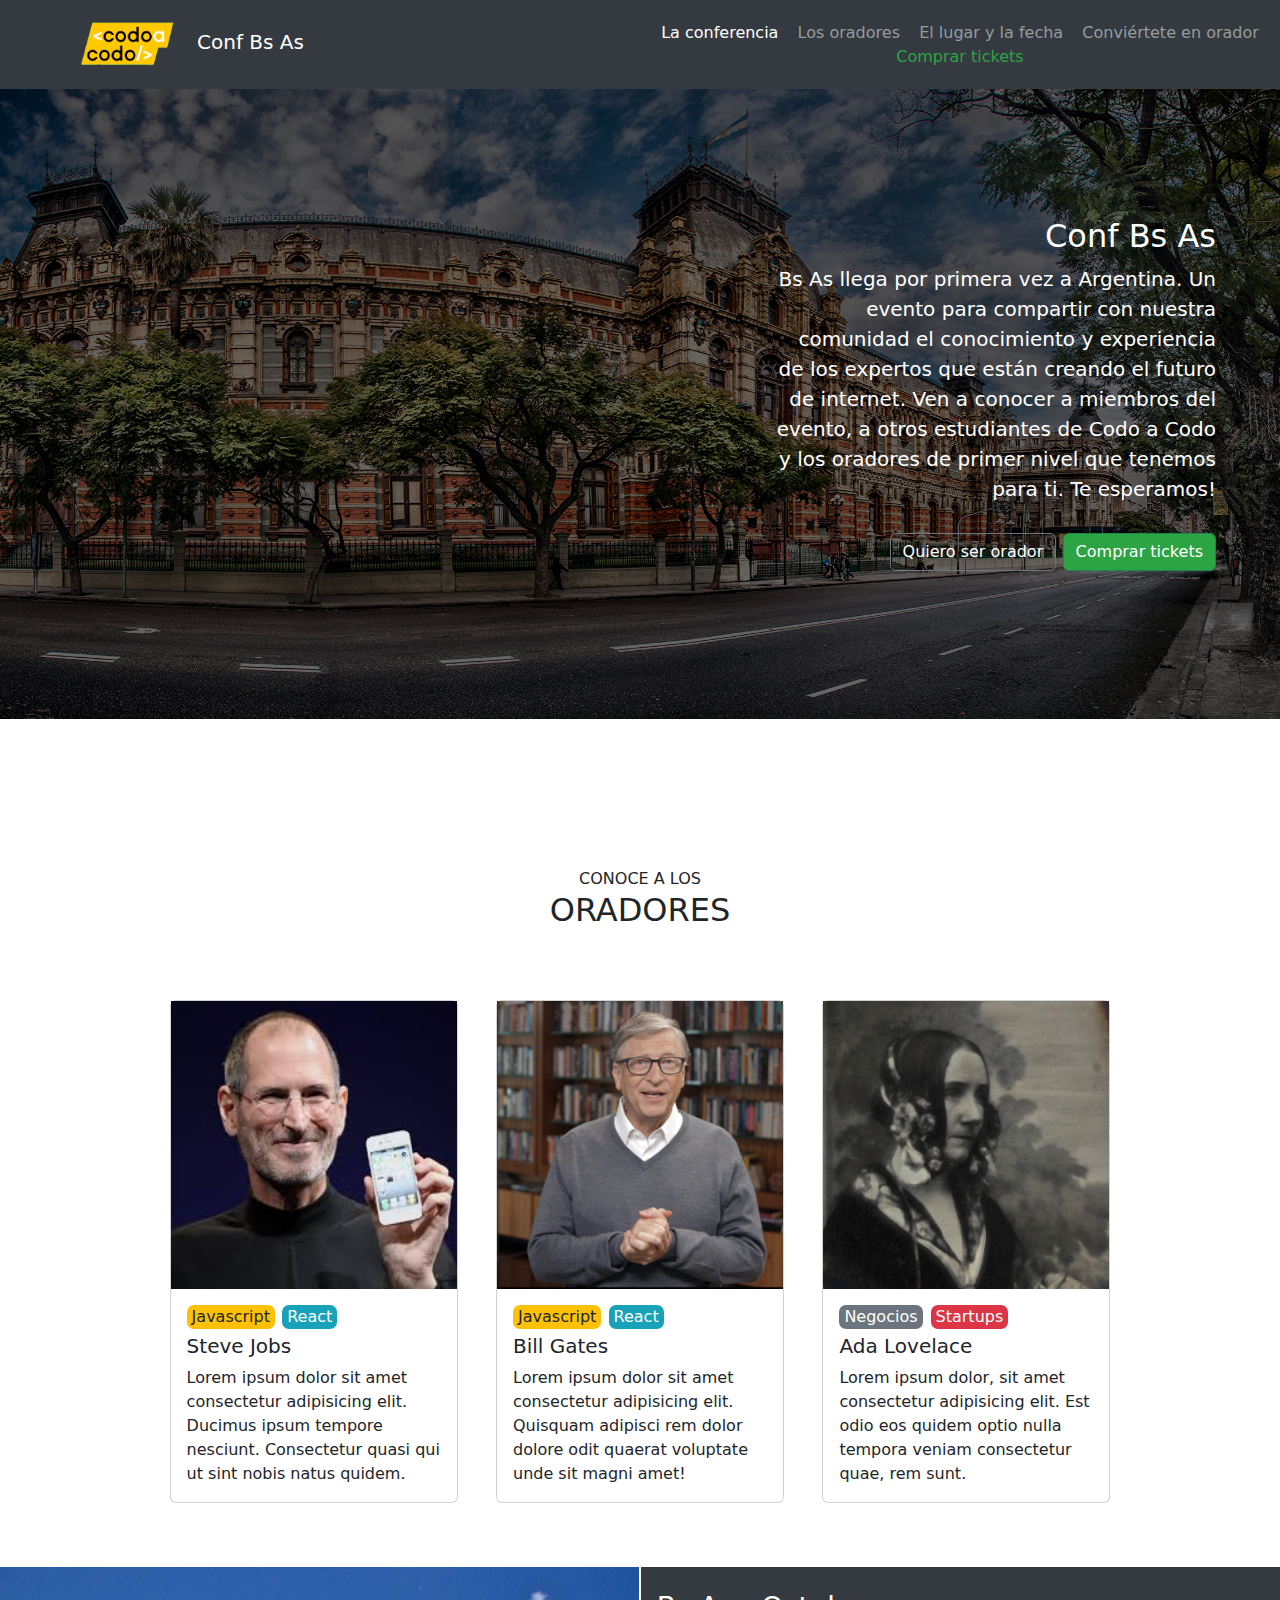
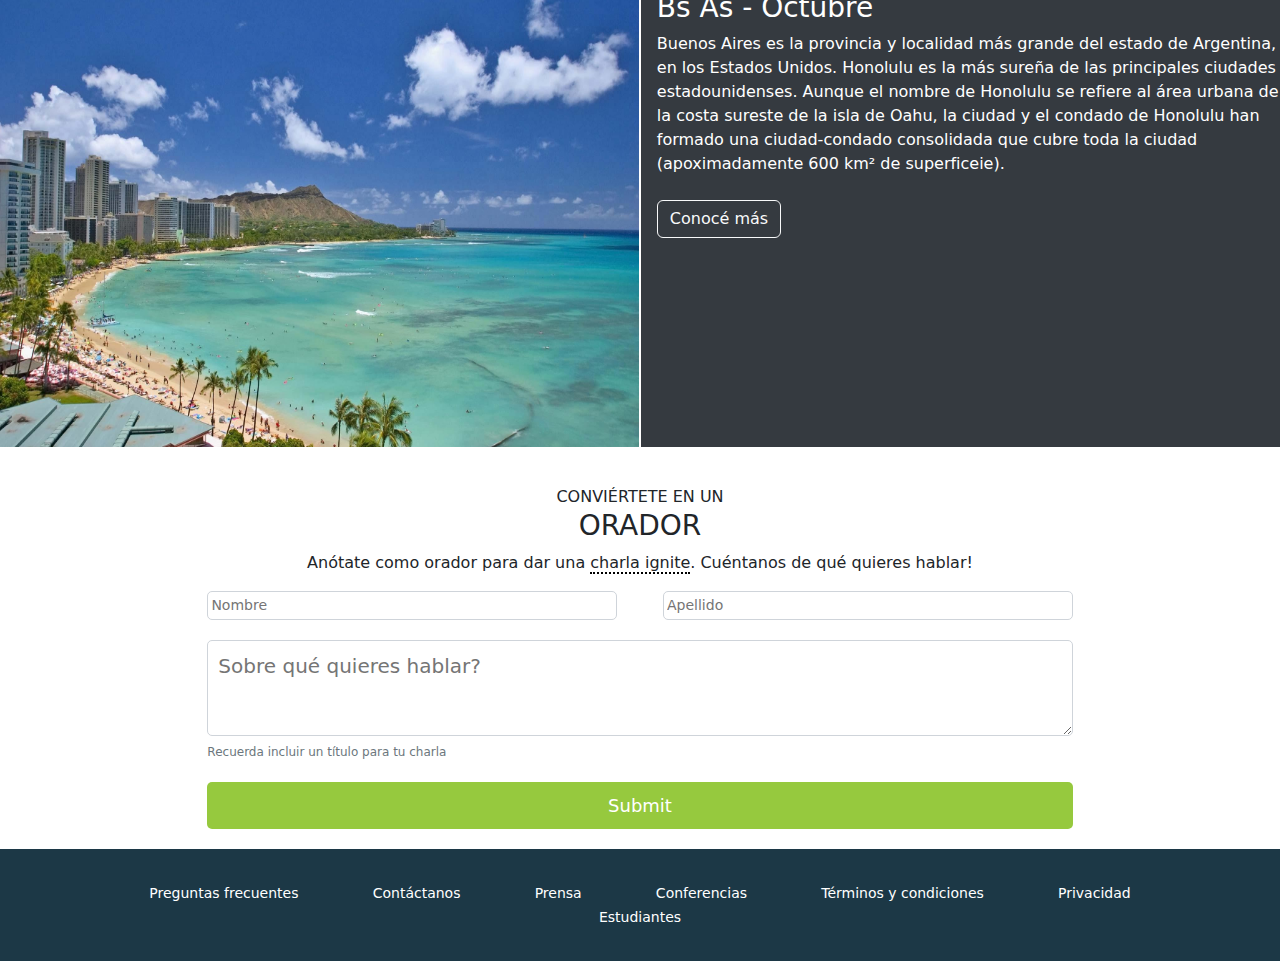
<file: index.html>
<!DOCTYPE html>
<html lang="es">
  <head>
    <meta charset="UTF-8" />
    <meta name="viewport" content="width=device-width, initial-scale=1.0" />
    <link rel="stylesheet" href="css/bootstrap.min.css" />
    <link rel="stylesheet" href="css/style.css" />
    <title>Conf Bs As</title>
  </head>

  <body>
    <header>
      <nav class="navbar">
        <div class="izq">
          <a href="#"
            ><img class="logo" src="img/codoacodo.png" alt="Logo"
          /></a>
          <p class="conf">Conf Bs As</p>
        </div>
        <div class="der">
          <a href="#" class="nav-link">La conferencia</a>
          <a href="#" class="nav-link">Los oradores</a>
          <a href="#" class="nav-link">El lugar y la fecha</a>
          <a href="#" class="nav-link">Conviértete en orador</a>
          <a href="./tickets.html" class="nav-link">Comprar tickets</a>
        </div>
      </nav>
    </header>

    <section class="seccion-portada">
      <img class="portada" src="img/ba1.jpg" alt="Portada" />
      <div class="contenedor-texto">
        <div class="centrador">
          <div class="texto-portada">
            <h2 class="titulo-portada">Conf Bs As</h2>
            <p class="parrafo-portada">
              Bs As llega por primera vez a Argentina. Un evento para compartir
              con nuestra comunidad el conocimiento y experiencia de los
              expertos que están creando el futuro de internet. Ven a conocer a
              miembros del evento, a otros estudiantes de Codo a Codo y los
              oradores de primer nivel que tenemos para ti. Te esperamos!
            </p>
            <div class="botones-portada">
              <button type="button" class="btn btn-outline-secondary">
                Quiero ser orador
              </button>
              <button type="button" class="btn btn-success">
                <a href="./tickets.html" class="link-comprar"
                  >Comprar tickets</a
                >
              </button>
            </div>
          </div>
        </div>
      </div>
    </section>

    <main>
      <div class="con">
        <p class="conoce">CONOCE A LOS</p>
        <h2>ORADORES</h2>
      </div>
      <div class="cards">
        <div class="card">
          <img
            src="img/steve.jpg"
            alt="Steve Jobs"
            class="car-img-top img-card"
          />
          <div class="card-body">
            <div class="disciplinas">
              <div class="javascript">Javascript</div>
              <div class="react">React</div>
            </div>
            <h5 class="card-title">Steve Jobs</h5>
            <p class="card-text">
              Lorem ipsum dolor sit amet consectetur adipisicing elit. Ducimus
              ipsum tempore nesciunt. Consectetur quasi qui ut sint nobis natus
              quidem.
            </p>
          </div>
        </div>
        <div class="card">
          <img
            src="img/bill.jpg"
            alt="Bill Gates"
            class="car-img-top img-card"
          />
          <div class="card-body">
            <div class="disciplinas">
              <div class="javascript">Javascript</div>
              <div class="react">React</div>
            </div>
            <h5 class="card-title">Bill Gates</h5>
            <p class="card-text">
              Lorem ipsum dolor sit amet consectetur adipisicing elit. Quisquam
              adipisci rem dolor dolore odit quaerat voluptate unde sit magni
              amet!
            </p>
          </div>
        </div>
        <div class="card">
          <img
            src="img/ada.jpeg"
            alt="Ada Lovelace"
            class="car-img-top img-card"
          />
          <div class="card-body">
            <div class="disciplinas">
              <div class="negocios">Negocios</div>
              <div class="startups">Startups</div>
            </div>
            <h5 class="card-title">Ada Lovelace</h5>
            <p class="card-text">
              Lorem ipsum dolor, sit amet consectetur adipisicing elit. Est odio
              eos quidem optio nulla tempora veniam consectetur quae, rem sunt.
            </p>
          </div>
        </div>
      </div>
      <div class="octubre">
        <div class="contenedor-principal">
          <div class="contenedor-img">
            <img class="img-playa" src="img/honolulu.jpg" alt="Honolulu" />
          </div>
          <div class="contenedor-descripcion">
            <div class="contenedor-textos">
              <h3 class="titulo-descripcion">Bs As - Octubre</h3>
              <p class="parrafo-descripcion">
                Buenos Aires es la provincia y localidad más grande del estado
                de Argentina, en los Estados Unidos. Honolulu es la más sureña
                de las principales ciudades estadounidenses. Aunque el nombre de
                Honolulu se refiere al área urbana de la costa sureste de la
                isla de Oahu, la ciudad y el condado de Honolulu han formado una
                ciudad-condado consolidada que cubre toda la ciudad
                (apoximadamente 600 km² de superficeie).
              </p>
              <button class="btn btn-outline-light btn-descripcion">
                Conocé más
              </button>
            </div>
          </div>
        </div>
      </div>
      <div class="conviertete">
        <p class="conoce">CONVIÉRTETE EN UN</p>
        <h3>ORADOR</h3>
      </div>
      <form class="formulario">
        <p class="desc">
          Anótate como orador para dar una
          <span class="charla">charla ignite</span>. Cuéntanos de qué quieres
          hablar!
        </p>
        <div class="contenedor-inputs">
          <input type="text" name="nombre" class="input" placeholder="Nombre" />
          <input
            type="text"
            name="apellido"
            class="input"
            placeholder="Apellido"
          />
          <textarea
            name="area-texto"
            class="textarea"
            placeholder="Sobre qué quieres hablar?"
          ></textarea>
          <p class="recuerda">Recuerda incluir un título para tu charla</p>
          <input type="submit" class="btn-enviar" />
        </div>
      </form>
    </main>

    <footer>
      <nav class="foot-nav">
        <div class="contenedor-links">
          <a href="#" class="link-nav">Preguntas frecuentes</a>
          <a href="#" class="link-nav">Contáctanos</a>
          <a href="#" class="link-nav">Prensa</a>
          <a href="#" class="link-nav">Conferencias</a>
          <a href="#" class="link-nav">Términos y condiciones</a>
          <a href="#" class="link-nav">Privacidad</a>
          <a href="#" class="link-nav">Estudiantes</a>
        </div>
      </nav>
    </footer>

    <script src="js/bootstrap.min.js"></script>
  </body>
</html>
</file>
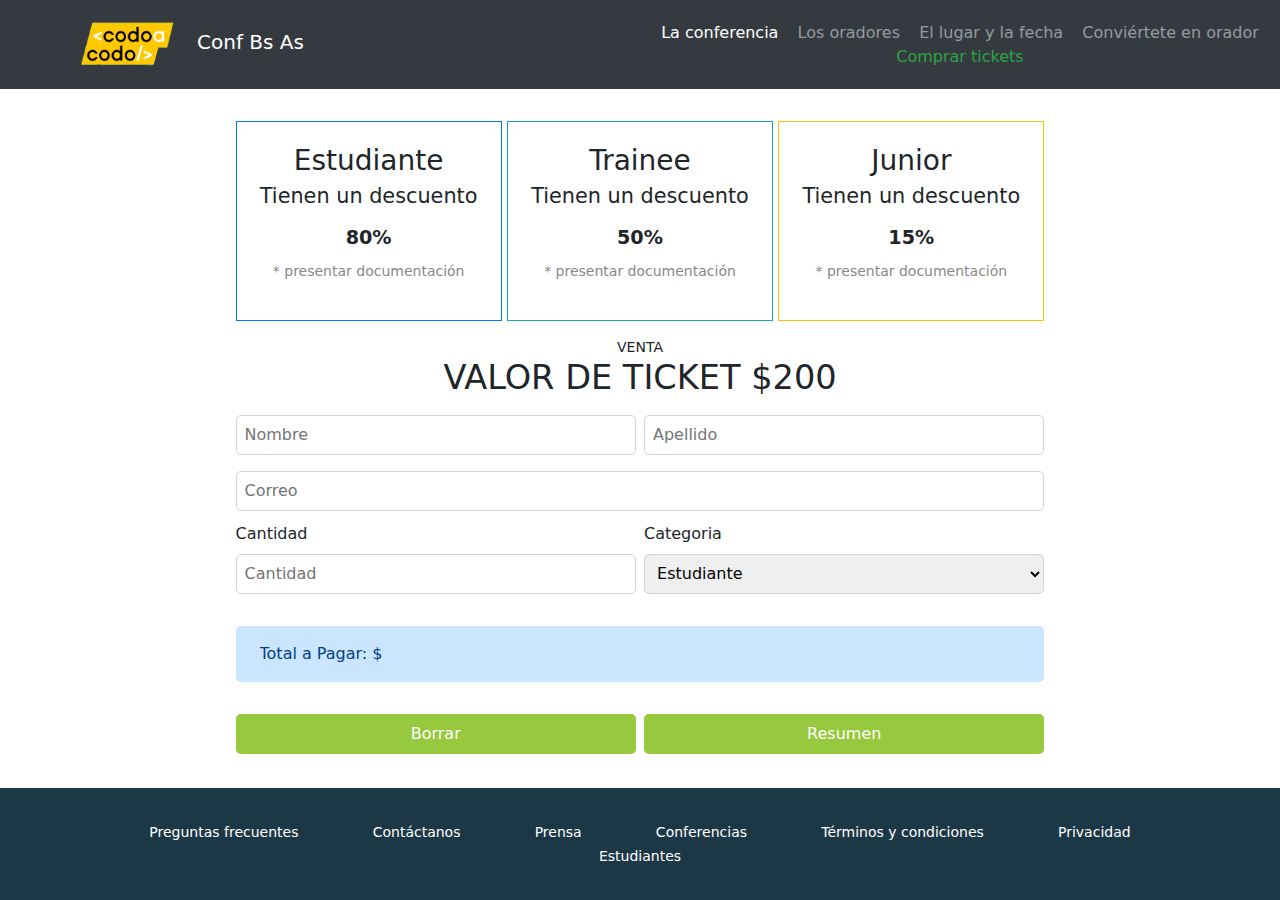
<file: tickets.html>
<!DOCTYPE html>
<html lang="es">
  <head>
    <meta charset="UTF-8" />
    <meta name="viewport" content="width=device-width, initial-scale=1.0" />
    <link rel="stylesheet" href="css/bootstrap.min.css" />
    <link rel="stylesheet" href="css/style.css" />
    <title>Comprar tickets - Conf Bs As</title>
  </head>

  <body>
    <header>
      <nav class="navbar">
        <div class="izq">
          <a href="#"
            ><img class="logo" src="img/codoacodo.png" alt="Logo"
          /></a>
          <p class="conf">Conf Bs As</p>
        </div>
        <div class="der">
          <a href="./index.html" class="nav-link">La conferencia</a>
          <a href="#" class="nav-link">Los oradores</a>
          <a href="#" class="nav-link">El lugar y la fecha</a>
          <a href="#" class="nav-link">Conviértete en orador</a>
          <a href="#" class="nav-link">Comprar tickets</a>
        </div>
      </nav>
    </header>

    <section>
      <div class="container-cards-valores">
        <div class="contenedor-info-valores">
          <div class="card-valores">
            <h3 class="titulo-valores">Estudiante</h3>
            <p class="tienen-dto">Tienen un descuento</p>
            <p class="porcentaje-dto">80%</p>
            <p class="presentar-documentacion">* presentar documentación</p>
          </div>
        </div>
        <div class="contenedor-info-valores">
          <div class="card-valores">
            <h3 class="titulo-valores">Trainee</h3>
            <p class="tienen-dto">Tienen un descuento</p>
            <p class="porcentaje-dto">50%</p>
            <p class="presentar-documentacion">* presentar documentación</p>
          </div>
        </div>
        <div class="contenedor-info-valores">
          <div class="card-valores">
            <h3 class="titulo-valores">Junior</h3>
            <p class="tienen-dto">Tienen un descuento</p>
            <p class="porcentaje-dto">15%</p>
            <p class="presentar-documentacion">* presentar documentación</p>
          </div>
        </div>
      </div>
    </section>

    <div class="container-venta-tickets">
      <div class="texto-venta">
        <span>Venta</span>
        <h2 class="titulo-valor">Valor de ticket $200</h2>
      </div>
      <form class="form-venta">
        <div class="contenedor-nombre">
          <input type="text" placeholder="Nombre" class="nombre inputs" />
          <input type="text" placeholder="Apellido" class="apellido inputs" />
        </div>
        <input
          type="text"
          title="email"
          class="correo inputs"
          pattern="[^@]+@[^@]+.[a-zA-Z]{2,6}"
          placeholder="Correo"
        />
        <div class="container-contenido-cant-cat">
          <div class="container-cant-cat">
            <span class="titulos-cant-cat">Cantidad</span>
            <input type="number" class="cantidad inputs" placeholder="Cantidad" />
          </div>
          <div class="container-cant-cat">
            <span class="titulos-cant-cat">Categoria</span>
            <select class="categoria inputs">
              <option value="Estudiante" class="opcion1" selected>
                Estudiante
              </option>
              <option value="Trainee" class="opcion2">Trainee</option>
              <option value="Junior" class="opcion3">Junior</option>
            </select>
          </div>
        </div>
        <input class="total-compra" placeholder="Total a Pagar: $" readonly />
        <div class="botones-comprar">
          <button class="btn-comprar" type="reset" id="borrar">Borrar</button>
          <button class="btn-comprar resumen">Resumen</button>
        </div>
      </form>
    </div>

    <footer>
      <nav class="foot-nav al-pie">
        <div class="contenedor-links">
          <a href="#" class="link-nav">Preguntas frecuentes</a>
          <a href="#" class="link-nav">Contáctanos</a>
          <a href="#" class="link-nav">Prensa</a>
          <a href="#" class="link-nav">Conferencias</a>
          <a href="#" class="link-nav">Términos y condiciones</a>
          <a href="#" class="link-nav">Privacidad</a>
          <a href="#" class="link-nav">Estudiantes</a>
        </div>
      </nav>
    </footer>

    <script src="js/bootstrap.min.js"></script>
    <script src="js/script.js"></script>
  </body>
</html>
</file>
<file: css/style.css>
@import url(./header.css);
@import url(./header.css);
@import url(./portada.css);
@import url(./main.css);
@import url(./footer.css);
@import url(./precio-tickets.css);
@import url(./venta-tickets.css);
@import url(./queries.css);
</file>
